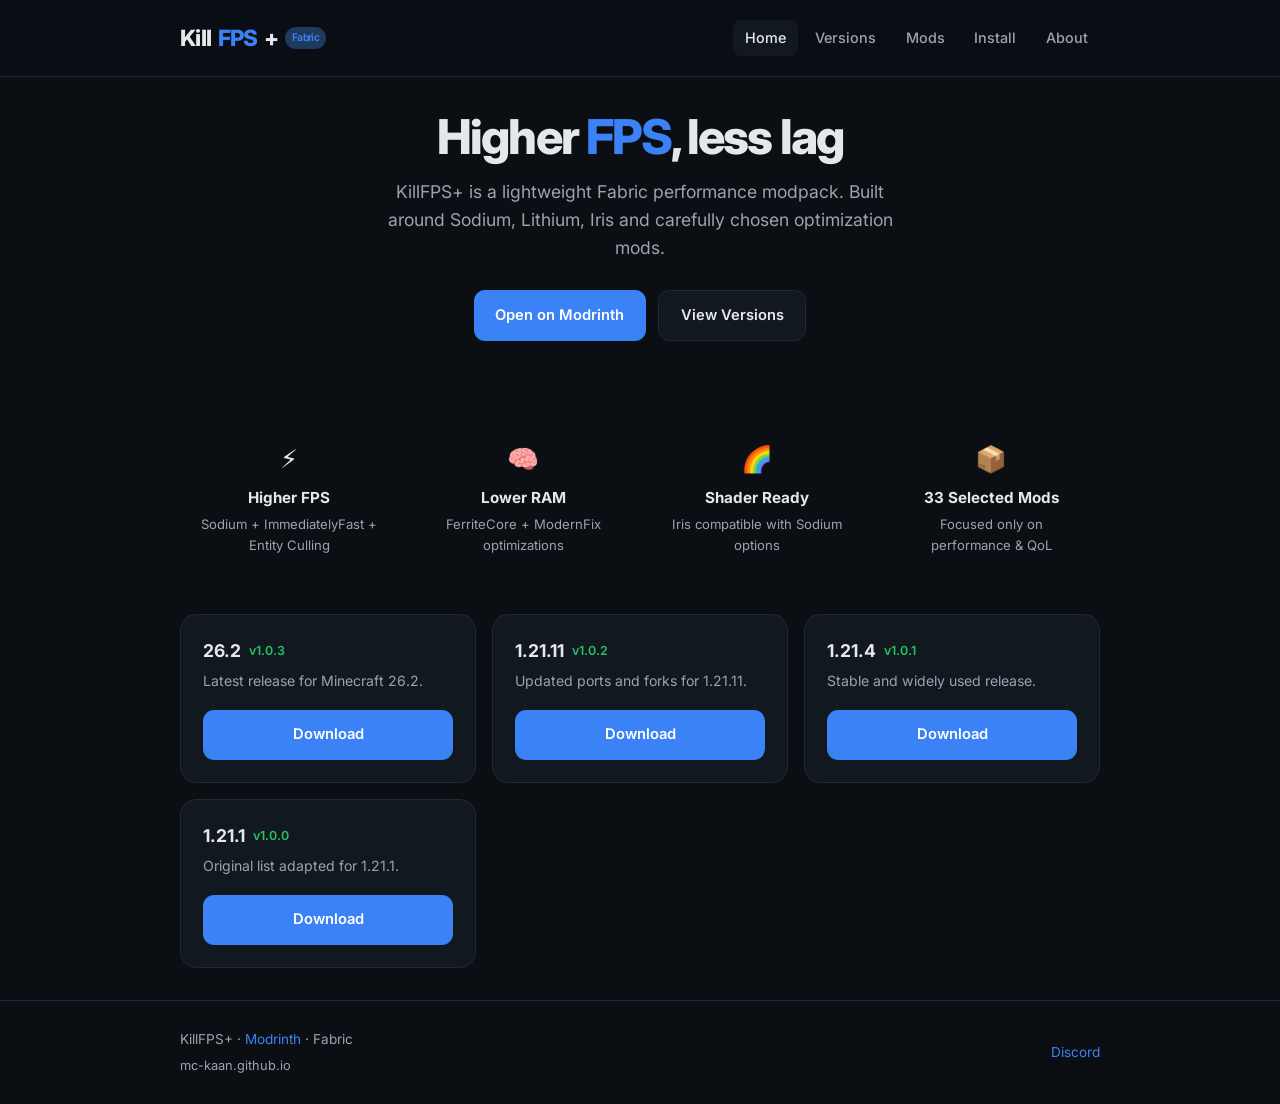
<file: index.html>
<!DOCTYPE html>
<html lang="en">
<head>
  <meta charset="UTF-8" />
  <meta name="viewport" content="width=device-width, initial-scale=1.0" />
  <title>KillFPS+ | Minecraft Performance Modpack</title>
  <meta name="description" content="KillFPS+ - Higher FPS, less lag. Fabric performance modpack for 1.21.1, 1.21.4 and 1.21.11." />
  <link rel="preconnect" href="https://fonts.googleapis.com" />
  <link href="https://fonts.googleapis.com/css2?family=Inter:wght@400;500;600;700;800&display=swap" rel="stylesheet" />
  <link rel="stylesheet" href="style.css" />
  <link rel="icon" href="/favicon.ico" sizes="any" />
  <link rel="icon" type="image/png" sizes="32x32" href="/favicon-32x32.png" />
  <link rel="icon" type="image/png" sizes="16x16" href="/favicon-16x16.png" />
  <link rel="apple-touch-icon" sizes="180x180" href="/apple-touch-icon.png" />
  <link rel="manifest" href="/site.webmanifest" />

</head>
<body>
  <header>
    <div class="container nav">
      <a href="index.html" class="logo">Kill<span>FPS</span>+ <span class="badge">Fabric</span></a>
      <nav class="nav-links">
        <a href="index.html" class="active">Home</a>
        <a href="versions.html">Versions</a>
        <a href="mods.html">Mods</a>
        <a href="install.html">Install</a>
        <a href="about.html">About</a>
      </nav>
    </div>
  </header>

  <main class="container">
    <section class="hero">
      <h1>Higher <span>FPS</span>, less lag</h1>
      <p>
        KillFPS+ is a lightweight Fabric performance modpack.
        Built around Sodium, Lithium, Iris and carefully chosen optimization mods.
      </p>
      <div class="buttons">
        <a class="btn btn-primary" href="https://modrinth.com/modpack/killfps" target="_blank" rel="noopener">Open on Modrinth</a>
        <a class="btn btn-secondary" href="versions.html">View Versions</a>
      </div>
    </section>

    <section class="features">
      <div class="feature">
        <div class="icon">⚡</div>
        <h4>Higher FPS</h4>
        <p>Sodium + ImmediatelyFast + Entity Culling</p>
      </div>
      <div class="feature">
        <div class="icon">🧠</div>
        <h4>Lower RAM</h4>
        <p>FerriteCore + ModernFix optimizations</p>
      </div>
      <div class="feature">
        <div class="icon">🌈</div>
        <h4>Shader Ready</h4>
        <p>Iris compatible with Sodium options</p>
      </div>
      <div class="feature">
        <div class="icon">📦</div>
        <h4>33 Selected Mods</h4>
        <p>Focused only on performance & QoL</p>
      </div>
    </section>

    <section class="grid" style="margin-top:2.5rem;">
      <div class="card">
        <h3>26.2 <span class="ver">v1.0.3</span></h3>
        <p>Latest release for Minecraft 26.2.</p>
        <a class="btn btn-primary" href="https://modrinth.com/modpack/killfps/version/1.0.3" target="_blank" rel="noopener">Download</a>
      </div>
      <div class="card">
        <h3>1.21.11 <span class="ver">v1.0.2</span></h3>
        <p>Updated ports and forks for 1.21.11.</p>
        <a class="btn btn-primary" href="https://modrinth.com/modpack/killfps/version/1.0.2" target="_blank" rel="noopener">Download</a>
      </div>
      <div class="card">
        <h3>1.21.4 <span class="ver">v1.0.1</span></h3>
        <p>Stable and widely used release.</p>
        <a class="btn btn-primary" href="https://modrinth.com/modpack/killfps/version/1.0.1" target="_blank" rel="noopener">Download</a>
      </div>
      <div class="card">
        <h3>1.21.1 <span class="ver">v1.0.0</span></h3>
        <p>Original list adapted for 1.21.1.</p>
        <a class="btn btn-primary" href="https://modrinth.com/modpack/killfps/version/1.0.0" target="_blank" rel="noopener">Download</a>
      </div>
    </section>
  </main>

    <footer>
    <div class="container footer-inner">
      <div class="footer-left">
        <p>KillFPS+ · <a href="https://modrinth.com/modpack/killfps" target="_blank" rel="noopener">Modrinth</a> · Fabric</p>
        <p style="margin-top:0.3rem;font-size:0.8rem;">mc-kaan.github.io</p>
      </div>
      <div class="footer-right">
        <p><a href="https://discord.gg/PwjU3YpJ7g" target="_blank" rel="noopener">Discord</a></p>
      </div>
    </div>
  </footer>
</body>
</html>
</file>
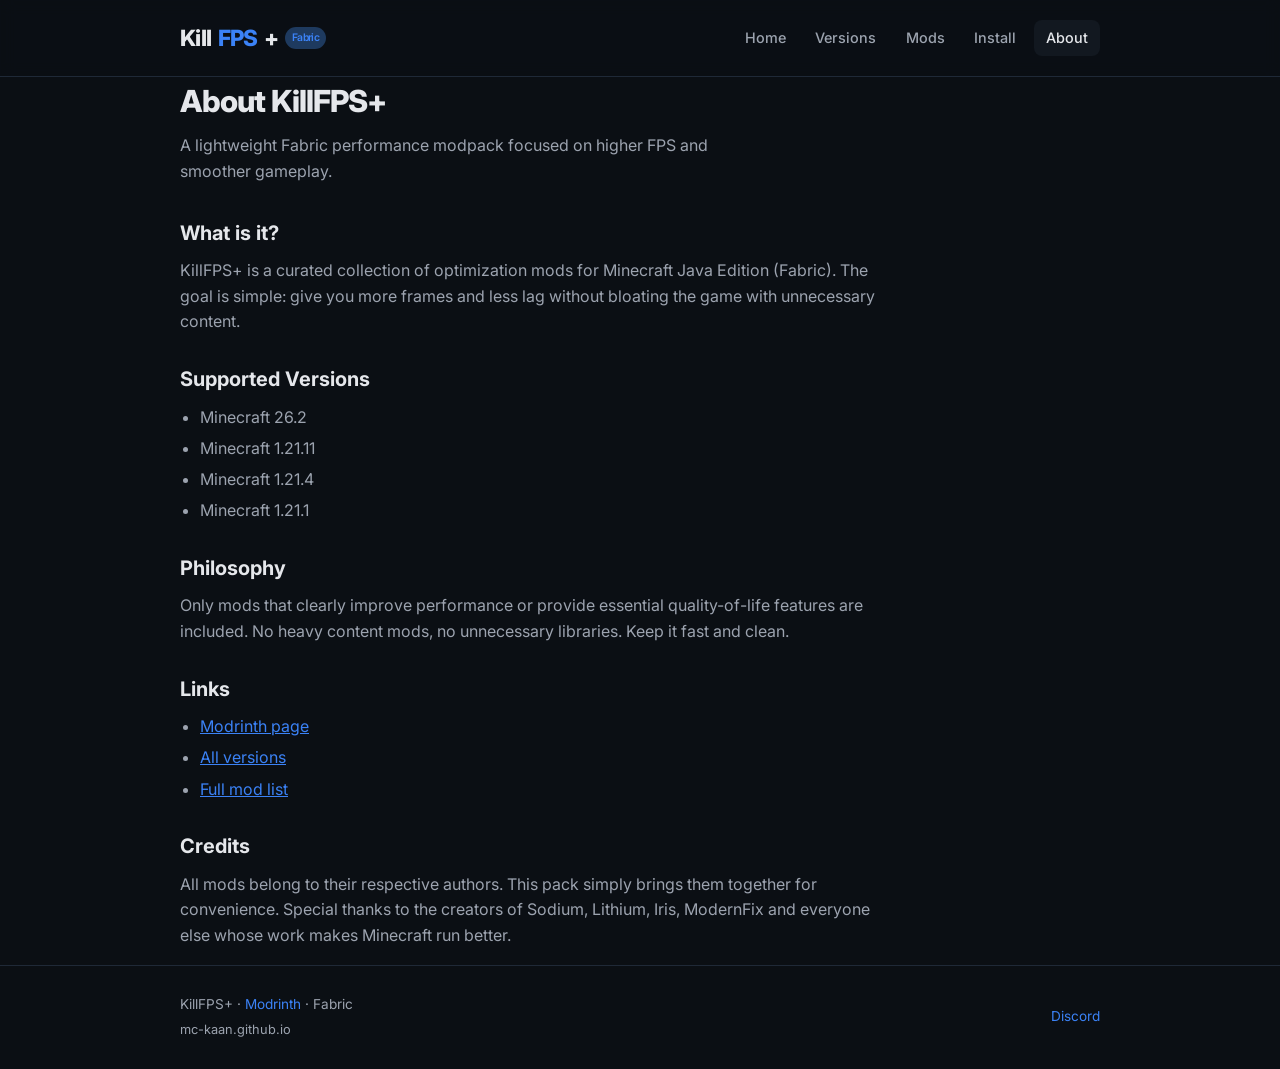
<file: about.html>
<!DOCTYPE html>
<html lang="en">
<head>
  <meta charset="UTF-8" />
  <meta name="viewport" content="width=device-width, initial-scale=1.0" />
  <title>About | KillFPS+</title>
  <link rel="preconnect" href="https://fonts.googleapis.com" />
  <link href="https://fonts.googleapis.com/css2?family=Inter:wght@400;500;600;700;800&display=swap" rel="stylesheet" />
  <link rel="stylesheet" href="style.css" />
  <link rel="icon" href="/favicon.ico" sizes="any" />
  <link rel="icon" type="image/png" sizes="32x32" href="/favicon-32x32.png" />
  <link rel="icon" type="image/png" sizes="16x16" href="/favicon-16x16.png" />
  <link rel="apple-touch-icon" sizes="180x180" href="/apple-touch-icon.png" />
  <link rel="manifest" href="/site.webmanifest" />

</head>
<body>
  <header>
    <div class="container nav">
      <a href="index.html" class="logo">Kill<span>FPS</span>+ <span class="badge">Fabric</span></a>
      <nav class="nav-links">
        <a href="index.html">Home</a>
        <a href="versions.html">Versions</a>
        <a href="mods.html">Mods</a>
        <a href="install.html">Install</a>
        <a href="about.html" class="active">About</a>
      </nav>
    </div>
  </header>

  <main class="container">
    <h1 class="page-title">About KillFPS+</h1>
    <p class="page-desc">A lightweight Fabric performance modpack focused on higher FPS and smoother gameplay.</p>

    <div class="content">
      <h2>What is it?</h2>
      <p>
        KillFPS+ is a curated collection of optimization mods for Minecraft Java Edition (Fabric).
        The goal is simple: give you more frames and less lag without bloating the game with unnecessary content.
      </p>

      <h2>Supported Versions</h2>
      <ul>
        <li>Minecraft 26.2</li>
        <li>Minecraft 1.21.11</li>
        <li>Minecraft 1.21.4</li>
        <li>Minecraft 1.21.1</li>
      </ul>

      <h2>Philosophy</h2>
      <p>
        Only mods that clearly improve performance or provide essential quality-of-life features are included.
        No heavy content mods, no unnecessary libraries. Keep it fast and clean.
      </p>

      <h2>Links</h2>
      <ul>
        <li><a href="https://modrinth.com/modpack/killfps" target="_blank" rel="noopener" style="color:var(--accent)">Modrinth page</a></li>
        <li><a href="versions.html" style="color:var(--accent)">All versions</a></li>
        <li><a href="mods.html" style="color:var(--accent)">Full mod list</a></li>
      </ul>

      <h2>Credits</h2>
      <p>
        All mods belong to their respective authors. This pack simply brings them together for convenience.
        Special thanks to the creators of Sodium, Lithium, Iris, ModernFix and everyone else whose work makes Minecraft run better.
      </p>
    </div>
  </main>

    <footer>
    <div class="container footer-inner">
      <div class="footer-left">
        <p>KillFPS+ · <a href="https://modrinth.com/modpack/killfps" target="_blank" rel="noopener">Modrinth</a> · Fabric</p>
        <p style="margin-top:0.3rem;font-size:0.8rem;">mc-kaan.github.io</p>
      </div>
      <div class="footer-right">
        <p><a href="https://discord.gg/PwjU3YpJ7g" target="_blank" rel="noopener">Discord</a></p>
      </div>
    </div>
  </footer>
</body>
</html>
</file>
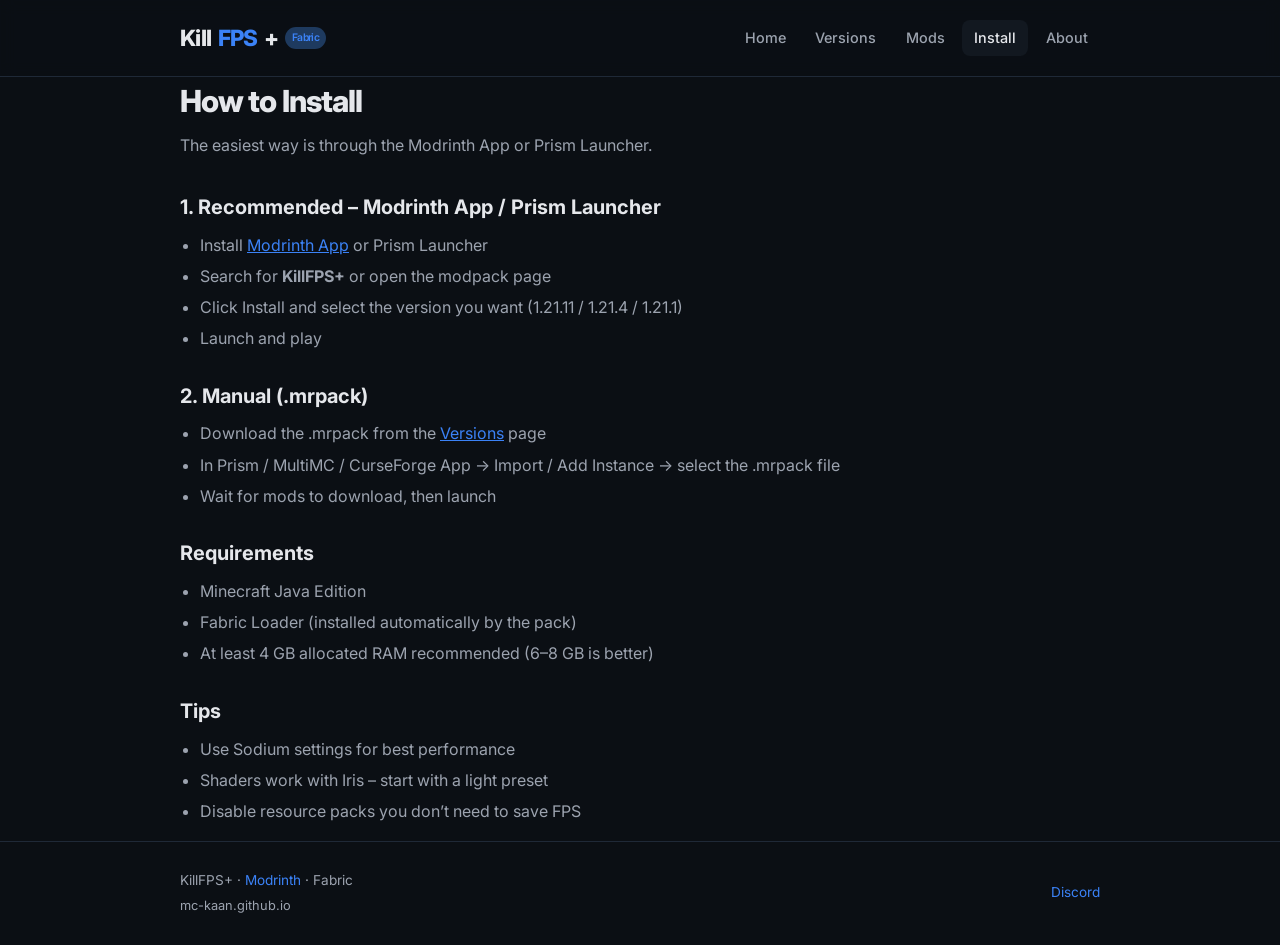
<file: install.html>
<!DOCTYPE html>
<html lang="en">
<head>
  <meta charset="UTF-8" />
  <meta name="viewport" content="width=device-width, initial-scale=1.0" />
  <title>Install | KillFPS+</title>
  <link rel="preconnect" href="https://fonts.googleapis.com" />
  <link href="https://fonts.googleapis.com/css2?family=Inter:wght@400;500;600;700;800&display=swap" rel="stylesheet" />
  <link rel="stylesheet" href="style.css" />
  <link rel="icon" href="/favicon.ico" sizes="any" />
  <link rel="icon" type="image/png" sizes="32x32" href="/favicon-32x32.png" />
  <link rel="icon" type="image/png" sizes="16x16" href="/favicon-16x16.png" />
  <link rel="apple-touch-icon" sizes="180x180" href="/apple-touch-icon.png" />
  <link rel="manifest" href="/site.webmanifest" />

</head>
<body>
  <header>
    <div class="container nav">
      <a href="index.html" class="logo">Kill<span>FPS</span>+ <span class="badge">Fabric</span></a>
      <nav class="nav-links">
        <a href="index.html">Home</a>
        <a href="versions.html">Versions</a>
        <a href="mods.html">Mods</a>
        <a href="install.html" class="active">Install</a>
        <a href="about.html">About</a>
      </nav>
    </div>
  </header>

  <main class="container">
    <h1 class="page-title">How to Install</h1>
    <p class="page-desc">The easiest way is through the Modrinth App or Prism Launcher.</p>

    <div class="content">
      <h2>1. Recommended – Modrinth App / Prism Launcher</h2>
      <ul>
        <li>Install <a href="https://modrinth.com/app" target="_blank" rel="noopener" style="color:var(--accent)">Modrinth App</a> or Prism Launcher</li>
        <li>Search for <strong>KillFPS+</strong> or open the modpack page</li>
        <li>Click Install and select the version you want (1.21.11 / 1.21.4 / 1.21.1)</li>
        <li>Launch and play</li>
      </ul>

      <h2>2. Manual (.mrpack)</h2>
      <ul>
        <li>Download the .mrpack from the <a href="versions.html" style="color:var(--accent)">Versions</a> page</li>
        <li>In Prism / MultiMC / CurseForge App → Import / Add Instance → select the .mrpack file</li>
        <li>Wait for mods to download, then launch</li>
      </ul>

      <h2>Requirements</h2>
      <ul>
        <li>Minecraft Java Edition</li>
        <li>Fabric Loader (installed automatically by the pack)</li>
        <li>At least 4 GB allocated RAM recommended (6–8 GB is better)</li>
      </ul>

      <h2>Tips</h2>
      <ul>
        <li>Use Sodium settings for best performance</li>
        <li>Shaders work with Iris – start with a light preset</li>
        <li>Disable resource packs you don’t need to save FPS</li>
      </ul>
    </div>
  </main>

    <footer>
    <div class="container footer-inner">
      <div class="footer-left">
        <p>KillFPS+ · <a href="https://modrinth.com/modpack/killfps" target="_blank" rel="noopener">Modrinth</a> · Fabric</p>
        <p style="margin-top:0.3rem;font-size:0.8rem;">mc-kaan.github.io</p>
      </div>
      <div class="footer-right">
        <p><a href="https://discord.gg/PwjU3YpJ7g" target="_blank" rel="noopener">Discord</a></p>
      </div>
    </div>
  </footer>
</body>
</html>
</file>
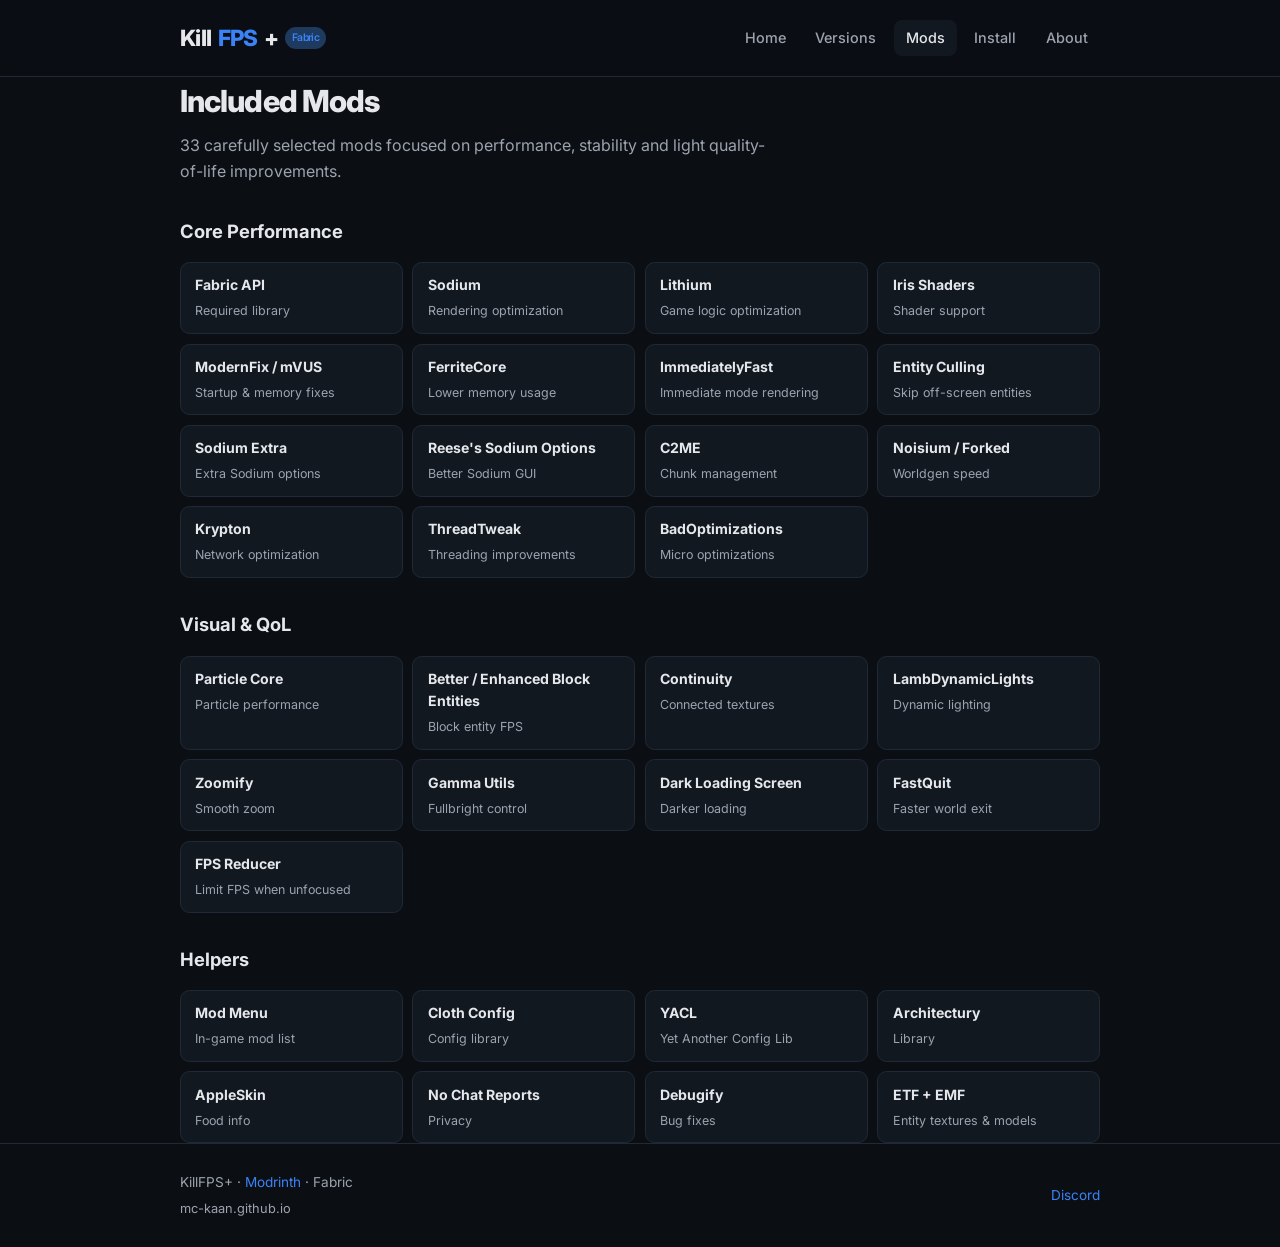
<file: mods.html>
<!DOCTYPE html>
<html lang="en">
<head>
  <meta charset="UTF-8" />
  <meta name="viewport" content="width=device-width, initial-scale=1.0" />
  <title>Mods | KillFPS+</title>
  <link rel="preconnect" href="https://fonts.googleapis.com" />
  <link href="https://fonts.googleapis.com/css2?family=Inter:wght@400;500;600;700;800&display=swap" rel="stylesheet" />
  <link rel="stylesheet" href="style.css" />
  <link rel="icon" href="/favicon.ico" sizes="any" />
  <link rel="icon" type="image/png" sizes="32x32" href="/favicon-32x32.png" />
  <link rel="icon" type="image/png" sizes="16x16" href="/favicon-16x16.png" />
  <link rel="apple-touch-icon" sizes="180x180" href="/apple-touch-icon.png" />
  <link rel="manifest" href="/site.webmanifest" />

</head>
<body>
  <header>
    <div class="container nav">
      <a href="index.html" class="logo">Kill<span>FPS</span>+ <span class="badge">Fabric</span></a>
      <nav class="nav-links">
        <a href="index.html">Home</a>
        <a href="versions.html">Versions</a>
        <a href="mods.html" class="active">Mods</a>
        <a href="install.html">Install</a>
        <a href="about.html">About</a>
      </nav>
    </div>
  </header>

  <main class="container">
    <h1 class="page-title">Included Mods</h1>
    <p class="page-desc">33 carefully selected mods focused on performance, stability and light quality-of-life improvements.</p>

    <h2 style="font-size:1.15rem;margin:1.5rem 0 0.75rem;">Core Performance</h2>
    <div class="mod-list">
      <div class="mod-item"><strong>Fabric API</strong><span>Required library</span></div>
      <div class="mod-item"><strong>Sodium</strong><span>Rendering optimization</span></div>
      <div class="mod-item"><strong>Lithium</strong><span>Game logic optimization</span></div>
      <div class="mod-item"><strong>Iris Shaders</strong><span>Shader support</span></div>
      <div class="mod-item"><strong>ModernFix / mVUS</strong><span>Startup & memory fixes</span></div>
      <div class="mod-item"><strong>FerriteCore</strong><span>Lower memory usage</span></div>
      <div class="mod-item"><strong>ImmediatelyFast</strong><span>Immediate mode rendering</span></div>
      <div class="mod-item"><strong>Entity Culling</strong><span>Skip off-screen entities</span></div>
      <div class="mod-item"><strong>Sodium Extra</strong><span>Extra Sodium options</span></div>
      <div class="mod-item"><strong>Reese's Sodium Options</strong><span>Better Sodium GUI</span></div>
      <div class="mod-item"><strong>C2ME</strong><span>Chunk management</span></div>
      <div class="mod-item"><strong>Noisium / Forked</strong><span>Worldgen speed</span></div>
      <div class="mod-item"><strong>Krypton</strong><span>Network optimization</span></div>
      <div class="mod-item"><strong>ThreadTweak</strong><span>Threading improvements</span></div>
      <div class="mod-item"><strong>BadOptimizations</strong><span>Micro optimizations</span></div>
    </div>

    <h2 style="font-size:1.15rem;margin:2rem 0 0.75rem;">Visual & QoL</h2>
    <div class="mod-list">
      <div class="mod-item"><strong>Particle Core</strong><span>Particle performance</span></div>
      <div class="mod-item"><strong>Better / Enhanced Block Entities</strong><span>Block entity FPS</span></div>
      <div class="mod-item"><strong>Continuity</strong><span>Connected textures</span></div>
      <div class="mod-item"><strong>LambDynamicLights</strong><span>Dynamic lighting</span></div>
      <div class="mod-item"><strong>Zoomify</strong><span>Smooth zoom</span></div>
      <div class="mod-item"><strong>Gamma Utils</strong><span>Fullbright control</span></div>
      <div class="mod-item"><strong>Dark Loading Screen</strong><span>Darker loading</span></div>
      <div class="mod-item"><strong>FastQuit</strong><span>Faster world exit</span></div>
      <div class="mod-item"><strong>FPS Reducer</strong><span>Limit FPS when unfocused</span></div>
    </div>

    <h2 style="font-size:1.15rem;margin:2rem 0 0.75rem;">Helpers</h2>
    <div class="mod-list">
      <div class="mod-item"><strong>Mod Menu</strong><span>In-game mod list</span></div>
      <div class="mod-item"><strong>Cloth Config</strong><span>Config library</span></div>
      <div class="mod-item"><strong>YACL</strong><span>Yet Another Config Lib</span></div>
      <div class="mod-item"><strong>Architectury</strong><span>Library</span></div>
      <div class="mod-item"><strong>AppleSkin</strong><span>Food info</span></div>
      <div class="mod-item"><strong>No Chat Reports</strong><span>Privacy</span></div>
      <div class="mod-item"><strong>Debugify</strong><span>Bug fixes</span></div>
      <div class="mod-item"><strong>ETF + EMF</strong><span>Entity textures & models</span></div>
    </div>
  </main>

    <footer>
    <div class="container footer-inner">
      <div class="footer-left">
        <p>KillFPS+ · <a href="https://modrinth.com/modpack/killfps" target="_blank" rel="noopener">Modrinth</a> · Fabric</p>
        <p style="margin-top:0.3rem;font-size:0.8rem;">mc-kaan.github.io</p>
      </div>
      <div class="footer-right">
        <p><a href="https://discord.gg/PwjU3YpJ7g" target="_blank" rel="noopener">Discord</a></p>
      </div>
    </div>
  </footer>
</body>
</html>
</file>
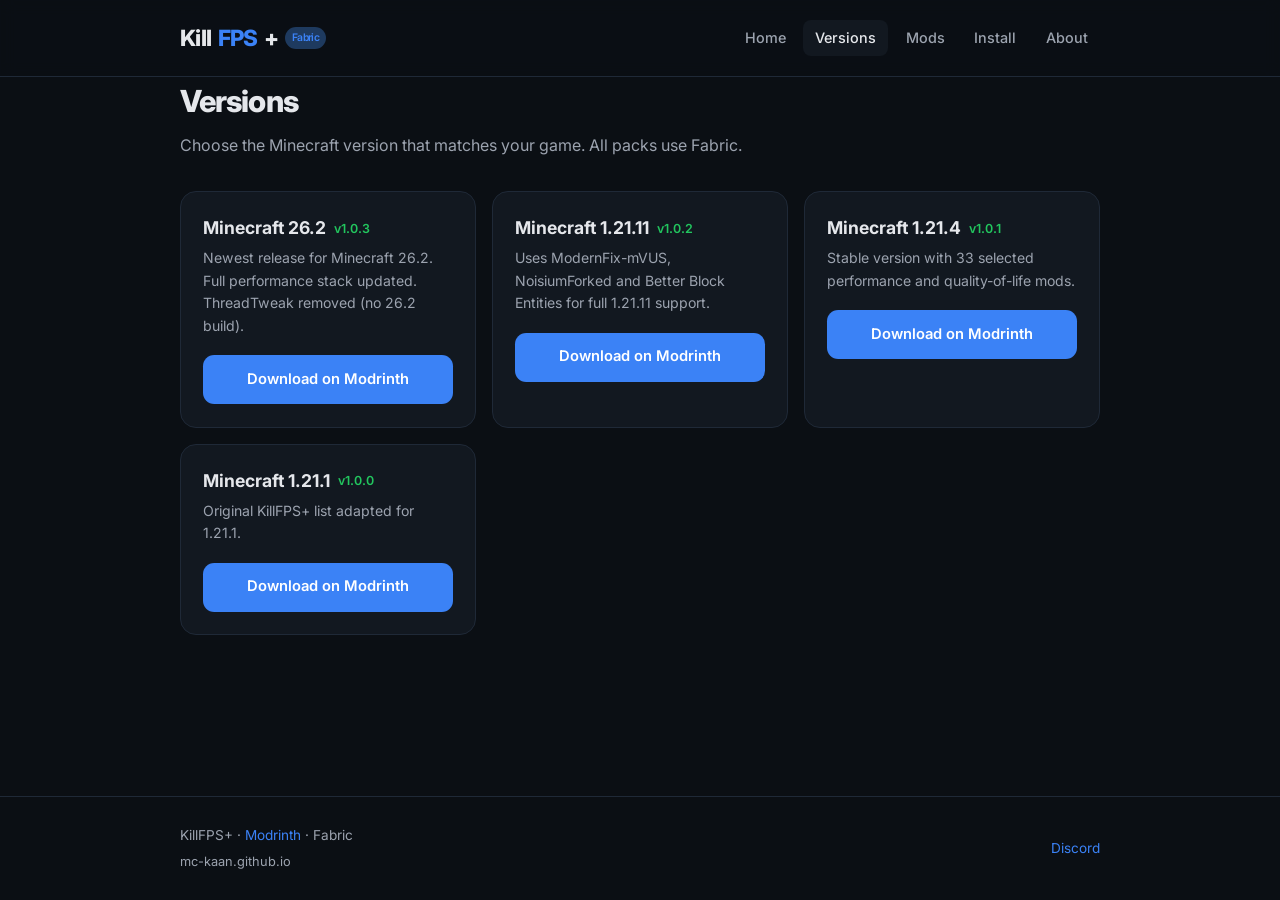
<file: versions.html>
<!DOCTYPE html>
<html lang="en">
<head>
  <meta charset="UTF-8" />
  <meta name="viewport" content="width=device-width, initial-scale=1.0" />
  <title>Versions | KillFPS+</title>
  <link rel="preconnect" href="https://fonts.googleapis.com" />
  <link href="https://fonts.googleapis.com/css2?family=Inter:wght@400;500;600;700;800&display=swap" rel="stylesheet" />
  <link rel="stylesheet" href="style.css" />
  <link rel="icon" href="/favicon.ico" sizes="any" />
  <link rel="icon" type="image/png" sizes="32x32" href="/favicon-32x32.png" />
  <link rel="icon" type="image/png" sizes="16x16" href="/favicon-16x16.png" />
  <link rel="apple-touch-icon" sizes="180x180" href="/apple-touch-icon.png" />
  <link rel="manifest" href="/site.webmanifest" />

</head>
<body>
  <header>
    <div class="container nav">
      <a href="index.html" class="logo">Kill<span>FPS</span>+ <span class="badge">Fabric</span></a>
      <nav class="nav-links">
        <a href="index.html">Home</a>
        <a href="versions.html" class="active">Versions</a>
        <a href="mods.html">Mods</a>
        <a href="install.html">Install</a>
        <a href="about.html">About</a>
      </nav>
    </div>
  </header>

  <main class="container">
    <h1 class="page-title">Versions</h1>
    <p class="page-desc">Choose the Minecraft version that matches your game. All packs use Fabric.</p>

    <div class="grid">
      <div class="card">
        <h3>Minecraft 26.2 <span class="ver">v1.0.3</span></h3>
        <p>Newest release for Minecraft 26.2. Full performance stack updated. ThreadTweak removed (no 26.2 build).</p>
        <a class="btn btn-primary" href="https://modrinth.com/modpack/killfps/version/1.0.3" target="_blank" rel="noopener">Download on Modrinth</a>
      </div>
      <div class="card">
        <h3>Minecraft 1.21.11 <span class="ver">v1.0.2</span></h3>
        <p>Uses ModernFix-mVUS, NoisiumForked and Better Block Entities for full 1.21.11 support.</p>
        <a class="btn btn-primary" href="https://modrinth.com/modpack/killfps/version/1.0.2" target="_blank" rel="noopener">Download on Modrinth</a>
      </div>
      <div class="card">
        <h3>Minecraft 1.21.4 <span class="ver">v1.0.1</span></h3>
        <p>Stable version with 33 selected performance and quality-of-life mods.</p>
        <a class="btn btn-primary" href="https://modrinth.com/modpack/killfps/version/1.0.1" target="_blank" rel="noopener">Download on Modrinth</a>
      </div>
      <div class="card">
        <h3>Minecraft 1.21.1 <span class="ver">v1.0.0</span></h3>
        <p>Original KillFPS+ list adapted for 1.21.1.</p>
        <a class="btn btn-primary" href="https://modrinth.com/modpack/killfps/version/1.0.0" target="_blank" rel="noopener">Download on Modrinth</a>
      </div>
    </div>
  </main>

  <footer>
    <div class="container footer-inner">
      <div class="footer-left">
        <p>KillFPS+ · <a href="https://modrinth.com/modpack/killfps" target="_blank" rel="noopener">Modrinth</a> · Fabric</p>
        <p style="margin-top:0.3rem;font-size:0.8rem;">mc-kaan.github.io</p>
      </div>
      <div class="footer-right">
        <p><a href="https://discord.gg/PwjU3YpJ7g" target="_blank" rel="noopener">Discord</a></p>
      </div>
    </div>
  </footer>
</body>
</html>
</file>
<file: style.css>
:root {
  --bg: #0b0f14;
  --card: #121820;
  --accent: #3b82f6;
  --accent2: #22c55e;
  --text: #e5e7eb;
  --muted: #9ca3af;
  --border: #1f2937;
}
* { box-sizing: border-box; margin: 0; padding: 0; }
body {
  font-family: 'Inter', system-ui, sans-serif;
  background: var(--bg);
  color: var(--text);
  line-height: 1.6;
  min-height: 100vh;
  display: flex;
  flex-direction: column;
}
.container { max-width: 960px; margin: 0 auto; padding: 0 1.25rem; width: 100%; }
header {
  padding: 1.25rem 0;
  border-bottom: 1px solid var(--border);
  background: rgba(11,15,20,0.9);
  position: sticky;
  top: 0;
  z-index: 50;
  backdrop-filter: blur(8px);
}
.nav {
  display: flex;
  align-items: center;
  justify-content: space-between;
  gap: 1rem;
  flex-wrap: wrap;
}
.logo {
  font-size: 1.4rem;
  font-weight: 800;
  letter-spacing: -0.03em;
  text-decoration: none;
  color: var(--text);
  display: flex;
  align-items: center;
  gap: 0.4rem;
}
.logo span { color: var(--accent); }
.badge {
  background: #1e3a5f;
  color: #93c5fd;
  font-size: 0.65rem;
  font-weight: 600;
  padding: 0.15rem 0.45rem;
  border-radius: 999px;
}
.nav-links {
  display: flex;
  gap: 0.35rem;
  flex-wrap: wrap;
}
.nav-links a {
  color: var(--muted);
  text-decoration: none;
  font-size: 0.9rem;
  font-weight: 500;
  padding: 0.4rem 0.75rem;
  border-radius: 0.5rem;
  transition: all 0.15s;
}
.nav-links a:hover, .nav-links a.active {
  color: var(--text);
  background: var(--card);
}
main { flex: 1; padding: 2.5rem 0 3rem; }
.hero { text-align: center; padding: 2rem 0 2.5rem; }
.hero h1 {
  font-size: clamp(2rem, 4.5vw, 3rem);
  font-weight: 800;
  letter-spacing: -0.04em;
  line-height: 1.15;
  margin-bottom: 0.85rem;
}
.hero h1 span { color: var(--accent); }
.hero p {
  font-size: 1.1rem;
  color: var(--muted);
  max-width: 540px;
  margin: 0 auto 1.75rem;
}
.buttons {
  display: flex;
  flex-wrap: wrap;
  gap: 0.75rem;
  justify-content: center;
}
.btn {
  display: inline-flex;
  align-items: center;
  gap: 0.5rem;
  padding: 0.8rem 1.35rem;
  border-radius: 0.7rem;
  font-weight: 600;
  font-size: 0.92rem;
  text-decoration: none;
  transition: all 0.15s ease;
  border: none;
  cursor: pointer;
}
.btn-primary { background: var(--accent); color: white; }
.btn-primary:hover { background: #2563eb; transform: translateY(-1px); }
.btn-secondary {
  background: var(--card);
  color: var(--text);
  border: 1px solid var(--border);
}
.btn-secondary:hover { border-color: #374151; background: #1a2330; }
.grid {
  display: grid;
  grid-template-columns: repeat(auto-fit, minmax(260px, 1fr));
  gap: 1rem;
  margin: 2rem 0;
}
.card {
  background: var(--card);
  border: 1px solid var(--border);
  border-radius: 1rem;
  padding: 1.4rem;
  transition: border-color 0.15s;
}
.card:hover { border-color: #374151; }
.card h3 {
  font-size: 1.1rem;
  margin-bottom: 0.3rem;
  display: flex;
  align-items: center;
  gap: 0.5rem;
}
.card .ver { font-size: 0.78rem; color: var(--accent2); font-weight: 600; }
.card p { color: var(--muted); font-size: 0.88rem; margin-bottom: 1.1rem; }
.card .btn { width: 100%; justify-content: center; }
.features {
  display: grid;
  grid-template-columns: repeat(auto-fit, minmax(180px, 1fr));
  gap: 1rem;
  margin: 2.5rem 0 1rem;
}
.feature { text-align: center; padding: 1.1rem; }
.feature .icon { font-size: 1.6rem; margin-bottom: 0.4rem; }
.feature h4 { font-size: 0.95rem; margin-bottom: 0.25rem; }
.feature p { font-size: 0.82rem; color: var(--muted); }
.page-title {
  font-size: 1.9rem;
  font-weight: 800;
  letter-spacing: -0.03em;
  margin-bottom: 0.5rem;
}
.page-desc { color: var(--muted); margin-bottom: 2rem; max-width: 600px; }
.content { max-width: 700px; }
.content p { margin-bottom: 1rem; color: var(--muted); }
.content h2 {
  font-size: 1.25rem;
  margin: 1.75rem 0 0.6rem;
  color: var(--text);
}
.content ul { margin: 0.5rem 0 1rem 1.25rem; color: var(--muted); }
.content li { margin-bottom: 0.35rem; }
.mod-list {
  display: grid;
  grid-template-columns: repeat(auto-fill, minmax(220px, 1fr));
  gap: 0.6rem;
  margin-top: 1rem;
}
.mod-item {
  background: var(--card);
  border: 1px solid var(--border);
  border-radius: 0.6rem;
  padding: 0.7rem 0.9rem;
  font-size: 0.88rem;
}
.mod-item strong { display: block; margin-bottom: 0.15rem; }
.mod-item span { color: var(--muted); font-size: 0.78rem; }

footer {
  border-top: 1px solid var(--border);
  padding: 1.75rem 0;
  color: var(--muted);
  font-size: 0.85rem;
}
.footer-inner {
  display: flex;
  align-items: center;
  justify-content: space-between;
  flex-wrap: wrap;
  gap: 0.75rem;
}
.footer-left { text-align: left; }
.footer-right { text-align: right; }
footer a { color: var(--accent); text-decoration: none; }
footer a:hover { text-decoration: underline; }
@media (max-width: 500px) {
  .footer-inner { flex-direction: column; text-align: center; }
  .footer-left, .footer-right { text-align: center; width: 100%; }
}
@media (max-width: 600px) {
  .nav { flex-direction: column; align-items: flex-start; }
}
</file>
